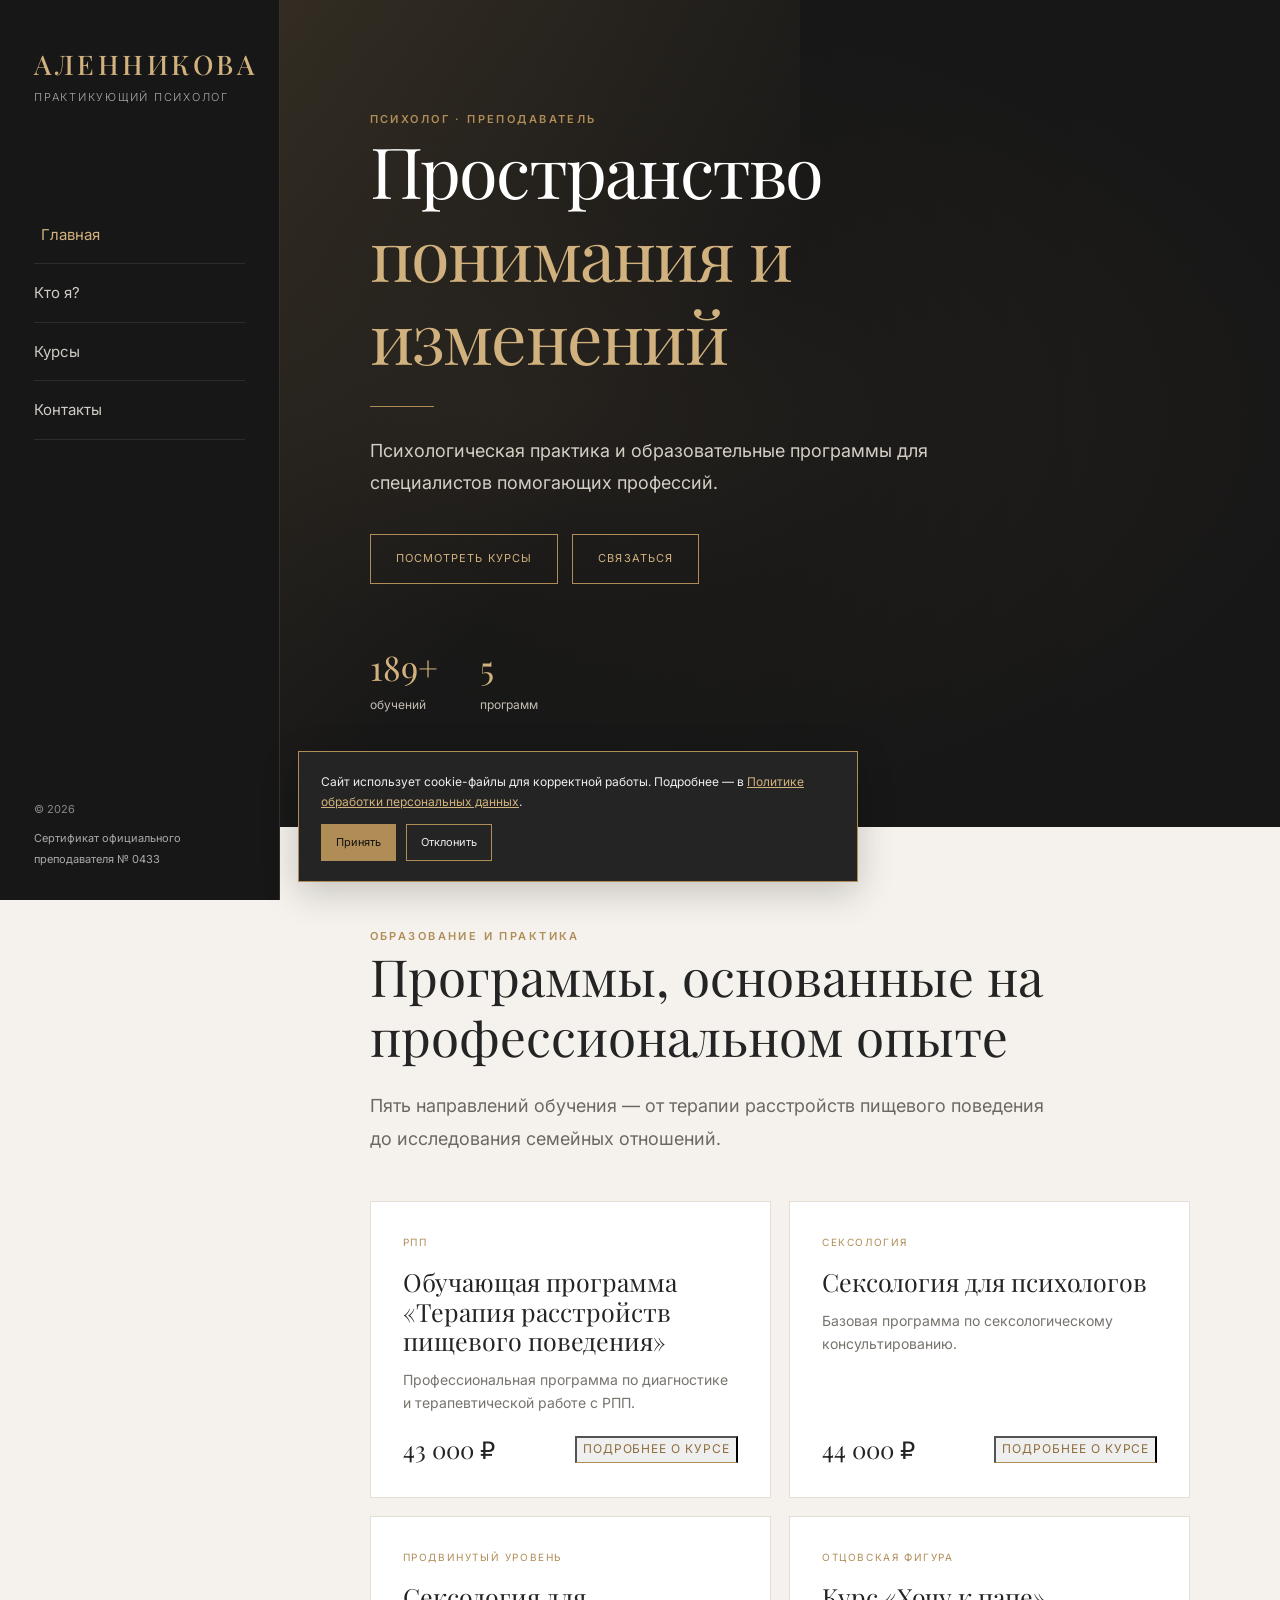
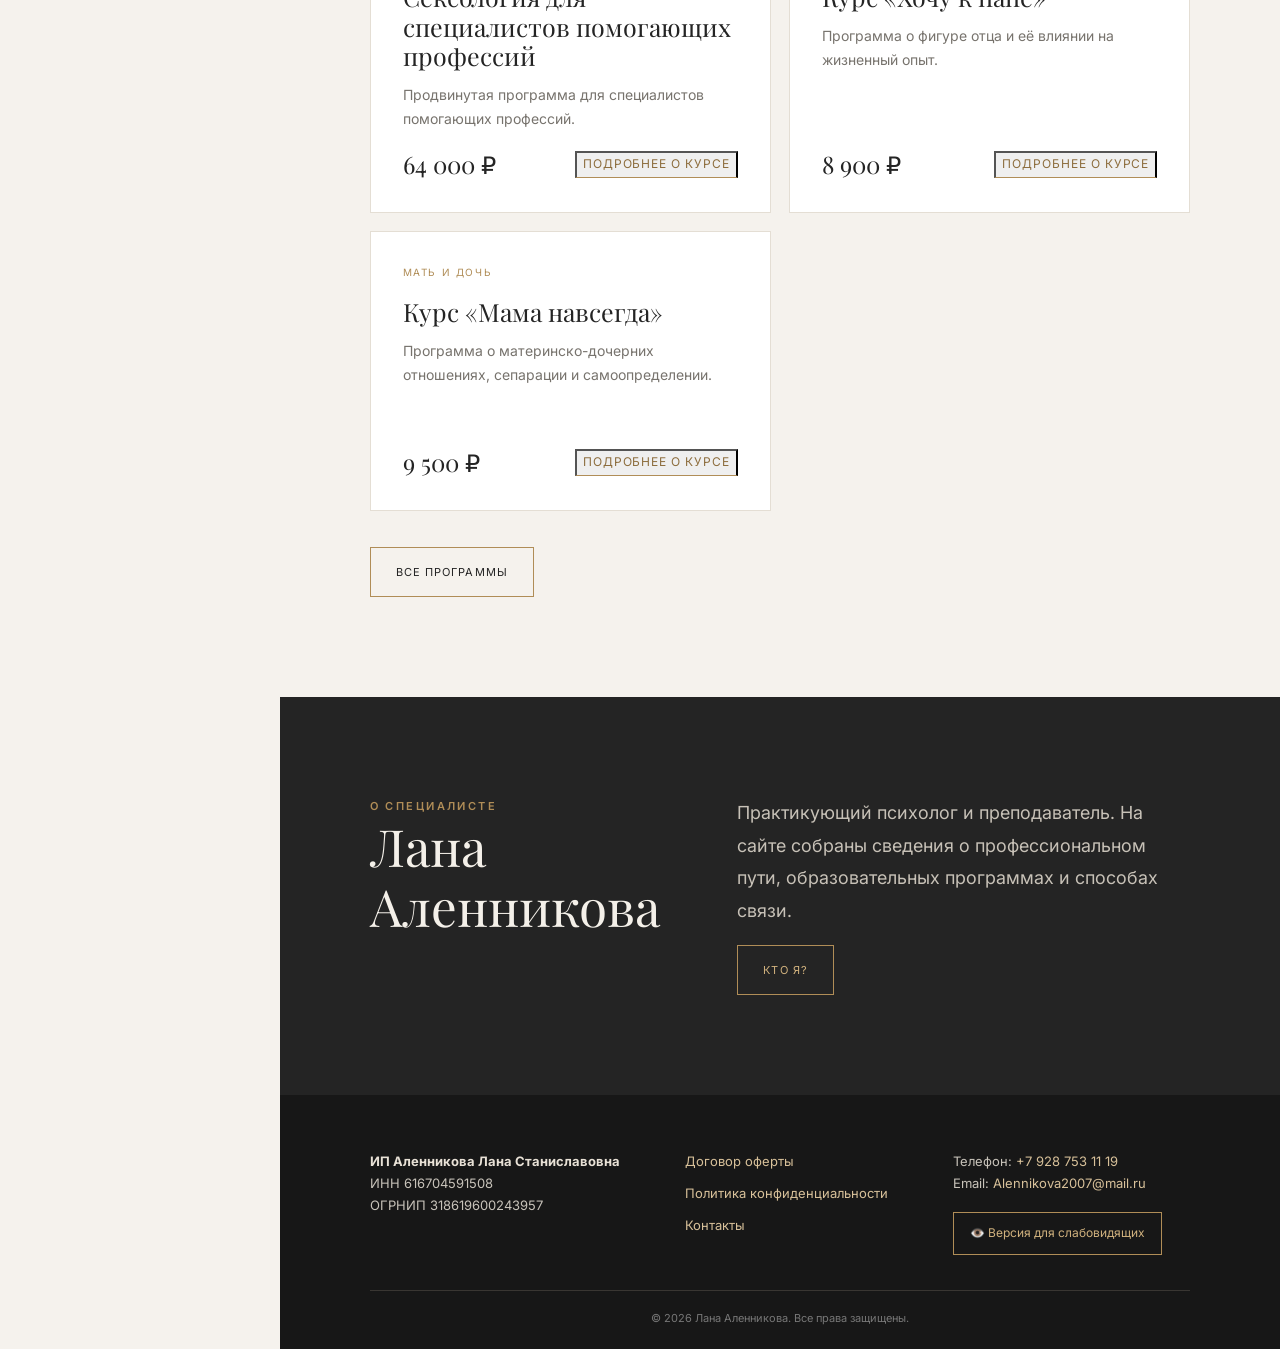
<file: psychology61/index.html>
<!DOCTYPE html>
<html lang="ru">
<head>
<meta charset="UTF-8">
<meta name="viewport" content="width=device-width, initial-scale=1.0">
<meta name="theme-color" content="#171717">
<title>Лана Аленникова — психолог и автор образовательных программ</title>
<meta name="description" content="Психолог Лана Аленникова. Профессиональные программы по психологии, РПП и сексологии.">
<link rel="preconnect" href="https://fonts.googleapis.com">
<link rel="preconnect" href="https://fonts.gstatic.com" crossorigin>
<link href="https://fonts.googleapis.com/css2?family=Playfair+Display:wght@400;500;600&family=Inter:wght@300;400;500;600&display=swap" rel="stylesheet">
<link rel="stylesheet" href="css/style.css">
</head>
<body>

<button class="menu-toggle" id="menuToggle" aria-expanded="false" aria-controls="sidebar">☰ Меню</button>
<div class="sidebar" id="sidebar">
  <a class="sidebar-logo" href="index.html">АЛЕННИКОВА<span>практикующий психолог</span></a>
  <nav class="menu" aria-label="Основная навигация">
    <a href="index.html">Главная</a>
    <a href="about.html">Кто я?</a>
    <a href="courses.html">Курсы</a>
    <a href="contacts.html">Контакты</a>
  </nav>
  <div class="sidebar-footer">© 2026<br><span>Сертификат официального преподавателя № 0433</span></div>
</div>
<div class="main">

<section class="hero"><div class="hero-inner"><div class="eyebrow">Психолог · преподаватель</div><h1>Пространство<br><em>понимания и изменений</em></h1><div class="gold-rule"></div><p class="lead">Психологическая практика и образовательные программы для специалистов помогающих профессий.</p><div class="hero-actions"><a class="btn btn-dark" href="courses.html">Посмотреть курсы</a><a class="btn btn-dark" href="contacts.html">Связаться</a></div><div class="stats"><div class="stat"><strong>189+</strong><span>обучений</span></div><div class="stat"><strong>5</strong><span>программ</span></div></div></div></section>
<section class="section section-light"><div class="section-heading"><div class="eyebrow">Образование и практика</div><h2>Программы, основанные на профессиональном опыте</h2><p class="lead">Пять направлений обучения — от терапии расстройств пищевого поведения до исследования семейных отношений.</p></div><div class="cards"><article class="course-card"><span class="course-tag">РПП</span><h3>Обучающая программа «Терапия расстройств пищевого поведения»</h3><p>Профессиональная программа по диагностике и терапевтической работе с РПП.</p><div class="course-bottom"><span class="price">43 000 ₽</span><button class="text-link" onclick="openModal('rpp')">Подробнее о курсе</button></div></article><article class="course-card"><span class="course-tag">Сексология</span><h3>Сексология для психологов</h3><p>Базовая программа по сексологическому консультированию.</p><div class="course-bottom"><span class="price">44 000 ₽</span><button class="text-link" onclick="openModal('sexology-basic')">Подробнее о курсе</button></div></article><article class="course-card"><span class="course-tag">Продвинутый уровень</span><h3>Сексология для специалистов помогающих профессий</h3><p>Продвинутая программа для специалистов помогающих профессий.</p><div class="course-bottom"><span class="price">64 000 ₽</span><button class="text-link" onclick="openModal('sexology-advanced')">Подробнее о курсе</button></div></article><article class="course-card"><span class="course-tag">Отцовская фигура</span><h3>Курс «Хочу к папе»</h3><p>Программа о фигуре отца и её влиянии на жизненный опыт.</p><div class="course-bottom"><span class="price">8 900 ₽</span><button class="text-link" onclick="openModal('father')">Подробнее о курсе</button></div></article><article class="course-card"><span class="course-tag">Мать и дочь</span><h3>Курс «Мама навсегда»</h3><p>Программа о материнско-дочерних отношениях, сепарации и самоопределении.</p><div class="course-bottom"><span class="price">9 500 ₽</span><button class="text-link" onclick="openModal('mother')">Подробнее о курсе</button></div></article></div><div style="margin-top:36px"><a class="btn" href="courses.html">Все программы</a></div></section>
<section class="section section-dark"><div class="about-split"><div><div class="eyebrow">О специалисте</div><h2>Лана Аленникова</h2></div><div><p class="lead">Практикующий психолог и преподаватель. На сайте собраны сведения о профессиональном пути, образовательных программах и способах связи.</p><a class="btn btn-dark" href="about.html">Кто я?</a></div></div></section>
<div class="modal-overlay" id="modal-rpp"><div class="modal-window" role="dialog" aria-modal="true" aria-label="Обучающая программа «Терапия расстройств пищевого поведения»">
<button class="modal-close" type="button" onclick="closeModal('rpp')" aria-label="Закрыть">×</button>
<h2>Обучающая программа «Терапия расстройств пищевого поведения»</h2><h4>Программа</h4><ul><li>Встречи 1–2: классификация и диагностика РПП; виды пищевой зависимости.</li><li>Встречи 3–4: портрет личности с РПП; семейная система и РПП.</li><li>Встречи 5–6: образ тела; нарушения и методы коррекции.</li><li>Встреча 7: сложности в работе с РПП; перенос и контрперенос.</li><li>Встреча 8: разбор случаев; супервизия.</li></ul><h4>Формат</h4><p>2 месяца, 8 встреч. В переписке указаны встречи по пятницам 18:30–21:00; записи доступны. Документ: свидетельство о повышении квалификации.</p>
<div class="modal-price">43 000 ₽</div><div class="modal-buttons"><a class="btn" href="tel:+79287531119">Позвонить</a><a class="btn" href="contacts.html">Контакты</a></div></div></div><div class="modal-overlay" id="modal-sexology-basic"><div class="modal-window" role="dialog" aria-modal="true" aria-label="Сексология для психологов">
<button class="modal-close" type="button" onclick="closeModal('sexology-basic')" aria-label="Закрыть">×</button>
<h2>Сексология для психологов</h2><h4>Программа</h4><ul><li>Сексология как наука: биологические, социальные, поведенческие и культурные аспекты.</li><li>Физиология женская и мужская.</li><li>Развитие сексуальности на разных этапах жизни.</li><li>Нарушения психосексуального развития и их коррекция.</li><li>Сексуальные дисфункции: психотерапия мужских и женских нарушений.</li><li>Особенности работы с сексуальной травмой.</li><li>Сексуальное поведение: норма и патология.</li><li>Супружеская секс-терапия; основные запросы пар.</li></ul><h4>Формат</h4><p>2 месяца, 8 встреч. Онлайн, Zoom; в переписке указано 2 раза в неделю (ср/пт) 18:30–21:00. Записи доступны 2 дня. Документ: свидетельство ОППЛ.</p>
<div class="modal-price">44 000 ₽</div><div class="modal-buttons"><a class="btn" href="tel:+79287531119">Позвонить</a><a class="btn" href="contacts.html">Контакты</a></div></div></div><div class="modal-overlay" id="modal-sexology-advanced"><div class="modal-window" role="dialog" aria-modal="true" aria-label="Сексология для специалистов помогающих профессий">
<button class="modal-close" type="button" onclick="closeModal('sexology-advanced')" aria-label="Закрыть">×</button>
<h2>Сексология для специалистов помогающих профессий</h2><h4>Программа</h4><ul><li>Работа с сексуальной травмой.</li><li>Девиантное сексуальное поведение и возможности психологической помощи.</li><li>Психологическое консультирование в сексологии.</li><li>Супружеская секс-терапия: сексуальные дисгамии и общая схема терапии.</li><li>Разбор сложных случаев из практики.</li></ul><h4>Формат</h4><p>3 месяца, 12 встреч. Интерактивное взаимодействие в Zoom. Документ: свидетельство ОППЛ.</p>
<div class="modal-price">64 000 ₽</div><div class="modal-buttons"><a class="btn" href="tel:+79287531119">Позвонить</a><a class="btn" href="contacts.html">Контакты</a></div></div></div><div class="modal-overlay" id="modal-father"><div class="modal-window" role="dialog" aria-modal="true" aria-label="Курс «Хочу к папе»">
<button class="modal-close" type="button" onclick="closeModal('father')" aria-label="Закрыть">×</button>
<h2>Курс «Хочу к папе»</h2><h4>Программа</h4><ul><li>Модуль 1: что значит быть дочерью своего отца; плохие и хорошие девочки.</li><li>Модуль 2: дочь своего отца и её сексуальность; отношения с материнской и отцовской фигурами.</li><li>Модуль 3: обида, злость и разные варианты сепарации.</li><li>Модуль 4: самостоятельность и целостность; примирение с отцом и отпускание ожиданий.</li></ul><h4>Формат</h4><p>4 модуля, онлайн. Запись доступна в течение месяца. Предусмотрены домашние задания.</p>
<div class="modal-price">8 900 ₽</div><div class="modal-buttons"><a class="btn" href="tel:+79287531119">Позвонить</a><a class="btn" href="contacts.html">Контакты</a></div></div></div><div class="modal-overlay" id="modal-mother"><div class="modal-window" role="dialog" aria-modal="true" aria-label="Курс «Мама навсегда»">
<button class="modal-close" type="button" onclick="closeModal('mother')" aria-label="Закрыть">×</button>
<h2>Курс «Мама навсегда»</h2><h4>Программа</h4><ul><li>Мама-навсегда: приглашение в жизнь, питающий симбиоз, ранняя привязанность.</li><li>Патологический симбиоз.</li><li>Типы материнского поведения: нарциссическая, экстремальная мать, инверсия роли и другие темы.</li><li>Дочь становится женщиной; сепарация и переход в новый статус.</li><li>Физическое и психическое старение матери; изменение ролей.</li><li>Тема утраты матери.</li><li>Реабилитация матери и обретение внутренней матери.</li><li>Жизнь, свободная от тяжёлого влияния прошлого.</li></ul><h4>Формат</h4><p>В переписке указаны 8 пунктов программы; формат описан как 6 встреч (теория и практика) плюс домашние задания. Запись доступна в течение месяца.</p>
<div class="modal-price">9 500 ₽</div><div class="modal-buttons"><a class="btn" href="tel:+79287531119">Позвонить</a><a class="btn" href="contacts.html">Контакты</a></div></div></div>

</div>

<footer class="site-footer">
  <div class="footer-grid">
    <div><strong>ИП Аленникова Лана Станиславовна</strong><br>ИНН 616704591508<br>ОГРНИП 318619600243957</div>
    <div class="footer-links"><a href="offer.html">Договор оферты</a><a href="privacy.html">Политика конфиденциальности</a><a href="contacts.html">Контакты</a></div>
    <div>Телефон: <a href="tel:+79287531119">+7 928 753 11 19</a><br>Email: <a href="mailto:Alennikova2007@mail.ru">Alennikova2007@mail.ru</a><br><button class="vision-btn" id="visionToggle" type="button">👁️ Версия для слабовидящих</button></div>
  </div>
  <div class="copyright">© 2026 Лана Аленникова. Все права защищены.</div>
</footer>
<div class="cookie-note" id="cookieNote"><p>Сайт использует cookie-файлы для корректной работы. Подробнее — в <a href="privacy.html">Политике обработки персональных данных</a>.</p><div class="cookie-actions"><button data-cookie-choice="accepted">Принять</button><button data-cookie-choice="declined">Отклонить</button></div></div>
<script src="js/main.js"></script></body></html>
</file>
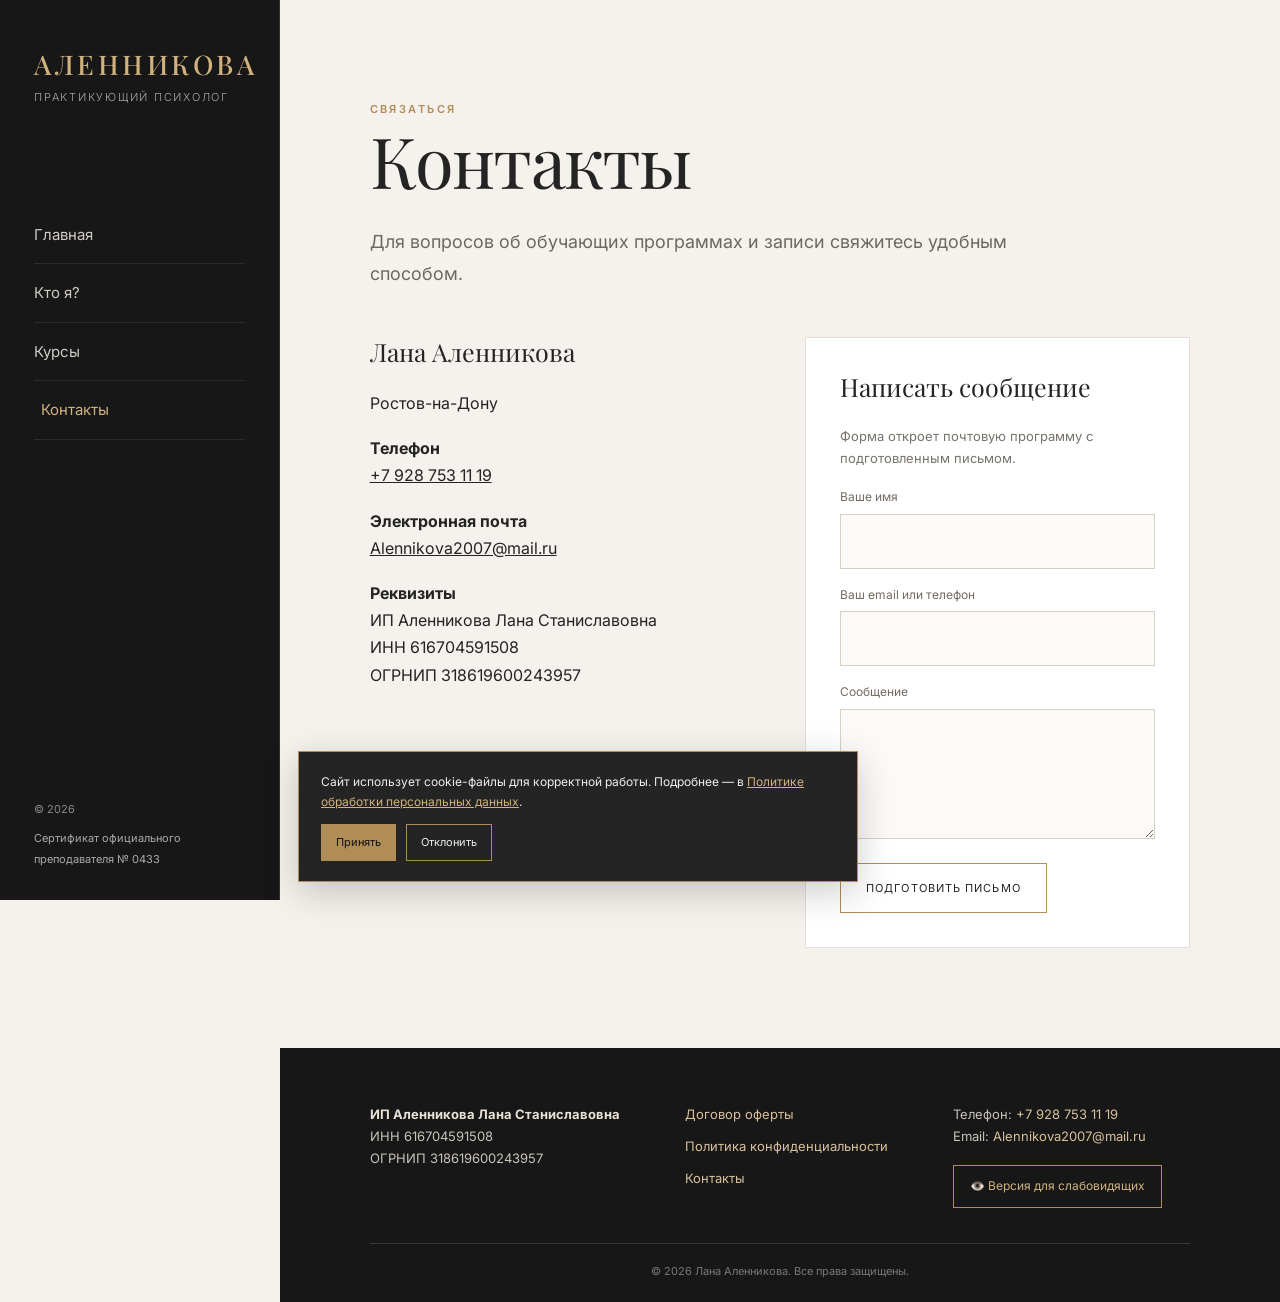
<file: psychology61/contacts.html>
<!DOCTYPE html>
<html lang="ru">
<head>
<meta charset="UTF-8">
<meta name="viewport" content="width=device-width, initial-scale=1.0">
<meta name="theme-color" content="#171717">
<title>Контакты — Лана Аленникова</title>
<meta name="description" content="Контактная информация психолога Ланы Аленниковой.">
<link rel="preconnect" href="https://fonts.googleapis.com">
<link rel="preconnect" href="https://fonts.gstatic.com" crossorigin>
<link href="https://fonts.googleapis.com/css2?family=Playfair+Display:wght@400;500;600&family=Inter:wght@300;400;500;600&display=swap" rel="stylesheet">
<link rel="stylesheet" href="css/style.css">
</head>
<body>

<button class="menu-toggle" id="menuToggle" aria-expanded="false" aria-controls="sidebar">☰ Меню</button>
<div class="sidebar" id="sidebar">
  <a class="sidebar-logo" href="index.html">АЛЕННИКОВА<span>практикующий психолог</span></a>
  <nav class="menu" aria-label="Основная навигация">
    <a href="index.html">Главная</a>
    <a href="about.html">Кто я?</a>
    <a href="courses.html">Курсы</a>
    <a href="contacts.html">Контакты</a>
  </nav>
  <div class="sidebar-footer">© 2026<br><span>Сертификат официального преподавателя № 0433</span></div>
</div>
<div class="main">

<section class="section section-light"><div class="section-heading"><div class="eyebrow">Связаться</div><h1>Контакты</h1><p class="lead">Для вопросов об обучающих программах и записи свяжитесь удобным способом.</p></div>
<div class="contact-layout"><div><h3>Лана Аленникова</h3><p>Ростов-на-Дону</p><p><strong>Телефон</strong><br><a href="tel:+79287531119">+7 928 753 11 19</a></p><p><strong>Электронная почта</strong><br><a href="mailto:Alennikova2007@mail.ru">Alennikova2007@mail.ru</a></p><p><strong>Реквизиты</strong><br>ИП Аленникова Лана Станиславовна<br>ИНН 616704591508<br>ОГРНИП 318619600243957</p></div>
<div class="contact-panel"><h3>Написать сообщение</h3><p class="text-small">Форма откроет почтовую программу с подготовленным письмом.</p><form id="contactForm"><div class="form-row"><label for="name">Ваше имя</label><input id="name" name="name" required></div><div class="form-row"><label for="email">Ваш email или телефон</label><input id="email" name="email" required></div><div class="form-row"><label for="message">Сообщение</label><textarea id="message" name="message" required></textarea></div><button class="btn" type="submit">Подготовить письмо</button></form></div></div></section>
<script>
document.addEventListener('DOMContentLoaded',()=>{const f=document.getElementById('contactForm');if(f)f.addEventListener('submit',e=>{e.preventDefault();const d=new FormData(f);const subject=encodeURIComponent('Сообщение с сайта psychology61.ru');const body=encodeURIComponent('Имя: '+d.get('name')+'\nКонтакт: '+d.get('email')+'\n\n'+d.get('message'));location.href='mailto:Alennikova2007@mail.ru?subject='+subject+'&body='+body;});});
</script>

</div>

<footer class="site-footer">
  <div class="footer-grid">
    <div><strong>ИП Аленникова Лана Станиславовна</strong><br>ИНН 616704591508<br>ОГРНИП 318619600243957</div>
    <div class="footer-links"><a href="offer.html">Договор оферты</a><a href="privacy.html">Политика конфиденциальности</a><a href="contacts.html">Контакты</a></div>
    <div>Телефон: <a href="tel:+79287531119">+7 928 753 11 19</a><br>Email: <a href="mailto:Alennikova2007@mail.ru">Alennikova2007@mail.ru</a><br><button class="vision-btn" id="visionToggle" type="button">👁️ Версия для слабовидящих</button></div>
  </div>
  <div class="copyright">© 2026 Лана Аленникова. Все права защищены.</div>
</footer>
<div class="cookie-note" id="cookieNote"><p>Сайт использует cookie-файлы для корректной работы. Подробнее — в <a href="privacy.html">Политике обработки персональных данных</a>.</p><div class="cookie-actions"><button data-cookie-choice="accepted">Принять</button><button data-cookie-choice="declined">Отклонить</button></div></div>
<script src="js/main.js"></script></body></html>
</file>
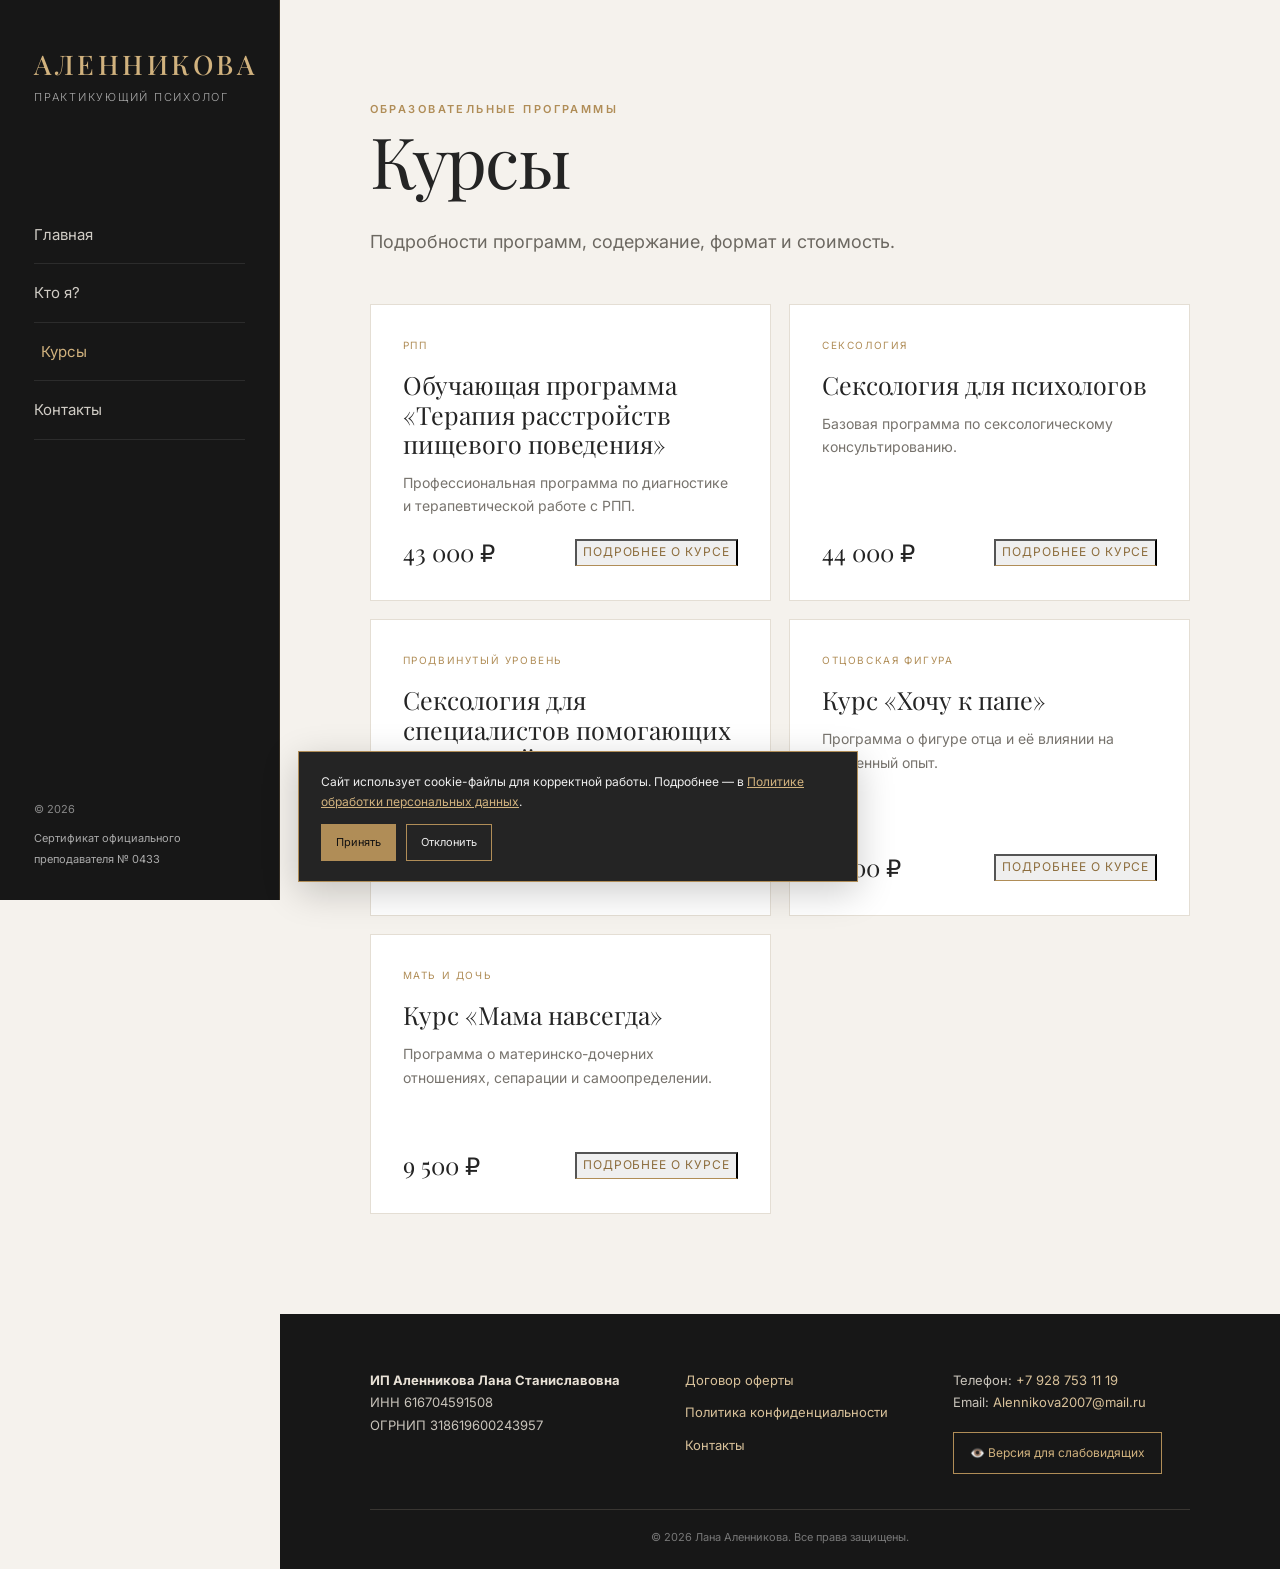
<file: psychology61/courses.html>
<!DOCTYPE html>
<html lang="ru">
<head>
<meta charset="UTF-8">
<meta name="viewport" content="width=device-width, initial-scale=1.0">
<meta name="theme-color" content="#171717">
<title>Курсы — Лана Аленникова</title>
<meta name="description" content="Образовательные программы Ланы Аленниковой: РПП, сексология, «Хочу к папе», «Мама навсегда».">
<link rel="preconnect" href="https://fonts.googleapis.com">
<link rel="preconnect" href="https://fonts.gstatic.com" crossorigin>
<link href="https://fonts.googleapis.com/css2?family=Playfair+Display:wght@400;500;600&family=Inter:wght@300;400;500;600&display=swap" rel="stylesheet">
<link rel="stylesheet" href="css/style.css">
</head>
<body>

<button class="menu-toggle" id="menuToggle" aria-expanded="false" aria-controls="sidebar">☰ Меню</button>
<div class="sidebar" id="sidebar">
  <a class="sidebar-logo" href="index.html">АЛЕННИКОВА<span>практикующий психолог</span></a>
  <nav class="menu" aria-label="Основная навигация">
    <a href="index.html">Главная</a>
    <a href="about.html">Кто я?</a>
    <a href="courses.html">Курсы</a>
    <a href="contacts.html">Контакты</a>
  </nav>
  <div class="sidebar-footer">© 2026<br><span>Сертификат официального преподавателя № 0433</span></div>
</div>
<div class="main">

<section class="section section-light"><div class="section-heading"><div class="eyebrow">Образовательные программы</div><h1>Курсы</h1><p class="lead">Подробности программ, содержание, формат и стоимость.</p></div><div class="cards"><article class="course-card"><span class="course-tag">РПП</span><h3>Обучающая программа «Терапия расстройств пищевого поведения»</h3><p>Профессиональная программа по диагностике и терапевтической работе с РПП.</p><div class="course-bottom"><span class="price">43 000 ₽</span><button class="text-link" onclick="openModal('rpp')">Подробнее о курсе</button></div></article><article class="course-card"><span class="course-tag">Сексология</span><h3>Сексология для психологов</h3><p>Базовая программа по сексологическому консультированию.</p><div class="course-bottom"><span class="price">44 000 ₽</span><button class="text-link" onclick="openModal('sexology-basic')">Подробнее о курсе</button></div></article><article class="course-card"><span class="course-tag">Продвинутый уровень</span><h3>Сексология для специалистов помогающих профессий</h3><p>Продвинутая программа для специалистов помогающих профессий.</p><div class="course-bottom"><span class="price">64 000 ₽</span><button class="text-link" onclick="openModal('sexology-advanced')">Подробнее о курсе</button></div></article><article class="course-card"><span class="course-tag">Отцовская фигура</span><h3>Курс «Хочу к папе»</h3><p>Программа о фигуре отца и её влиянии на жизненный опыт.</p><div class="course-bottom"><span class="price">8 900 ₽</span><button class="text-link" onclick="openModal('father')">Подробнее о курсе</button></div></article><article class="course-card"><span class="course-tag">Мать и дочь</span><h3>Курс «Мама навсегда»</h3><p>Программа о материнско-дочерних отношениях, сепарации и самоопределении.</p><div class="course-bottom"><span class="price">9 500 ₽</span><button class="text-link" onclick="openModal('mother')">Подробнее о курсе</button></div></article></div></section>
<div class="modal-overlay" id="modal-rpp"><div class="modal-window" role="dialog" aria-modal="true" aria-label="Обучающая программа «Терапия расстройств пищевого поведения»">
<button class="modal-close" type="button" onclick="closeModal('rpp')" aria-label="Закрыть">×</button>
<h2>Обучающая программа «Терапия расстройств пищевого поведения»</h2><h4>Программа</h4><ul><li>Встречи 1–2: классификация и диагностика РПП; виды пищевой зависимости.</li><li>Встречи 3–4: портрет личности с РПП; семейная система и РПП.</li><li>Встречи 5–6: образ тела; нарушения и методы коррекции.</li><li>Встреча 7: сложности в работе с РПП; перенос и контрперенос.</li><li>Встреча 8: разбор случаев; супервизия.</li></ul><h4>Формат</h4><p>2 месяца, 8 встреч. В переписке указаны встречи по пятницам 18:30–21:00; записи доступны. Документ: свидетельство о повышении квалификации.</p>
<div class="modal-price">43 000 ₽</div><div class="modal-buttons"><a class="btn" href="tel:+79287531119">Позвонить</a><a class="btn" href="contacts.html">Контакты</a></div></div></div><div class="modal-overlay" id="modal-sexology-basic"><div class="modal-window" role="dialog" aria-modal="true" aria-label="Сексология для психологов">
<button class="modal-close" type="button" onclick="closeModal('sexology-basic')" aria-label="Закрыть">×</button>
<h2>Сексология для психологов</h2><h4>Программа</h4><ul><li>Сексология как наука: биологические, социальные, поведенческие и культурные аспекты.</li><li>Физиология женская и мужская.</li><li>Развитие сексуальности на разных этапах жизни.</li><li>Нарушения психосексуального развития и их коррекция.</li><li>Сексуальные дисфункции: психотерапия мужских и женских нарушений.</li><li>Особенности работы с сексуальной травмой.</li><li>Сексуальное поведение: норма и патология.</li><li>Супружеская секс-терапия; основные запросы пар.</li></ul><h4>Формат</h4><p>2 месяца, 8 встреч. Онлайн, Zoom; в переписке указано 2 раза в неделю (ср/пт) 18:30–21:00. Записи доступны 2 дня. Документ: свидетельство ОППЛ.</p>
<div class="modal-price">44 000 ₽</div><div class="modal-buttons"><a class="btn" href="tel:+79287531119">Позвонить</a><a class="btn" href="contacts.html">Контакты</a></div></div></div><div class="modal-overlay" id="modal-sexology-advanced"><div class="modal-window" role="dialog" aria-modal="true" aria-label="Сексология для специалистов помогающих профессий">
<button class="modal-close" type="button" onclick="closeModal('sexology-advanced')" aria-label="Закрыть">×</button>
<h2>Сексология для специалистов помогающих профессий</h2><h4>Программа</h4><ul><li>Работа с сексуальной травмой.</li><li>Девиантное сексуальное поведение и возможности психологической помощи.</li><li>Психологическое консультирование в сексологии.</li><li>Супружеская секс-терапия: сексуальные дисгамии и общая схема терапии.</li><li>Разбор сложных случаев из практики.</li></ul><h4>Формат</h4><p>3 месяца, 12 встреч. Интерактивное взаимодействие в Zoom. Документ: свидетельство ОППЛ.</p>
<div class="modal-price">64 000 ₽</div><div class="modal-buttons"><a class="btn" href="tel:+79287531119">Позвонить</a><a class="btn" href="contacts.html">Контакты</a></div></div></div><div class="modal-overlay" id="modal-father"><div class="modal-window" role="dialog" aria-modal="true" aria-label="Курс «Хочу к папе»">
<button class="modal-close" type="button" onclick="closeModal('father')" aria-label="Закрыть">×</button>
<h2>Курс «Хочу к папе»</h2><h4>Программа</h4><ul><li>Модуль 1: что значит быть дочерью своего отца; плохие и хорошие девочки.</li><li>Модуль 2: дочь своего отца и её сексуальность; отношения с материнской и отцовской фигурами.</li><li>Модуль 3: обида, злость и разные варианты сепарации.</li><li>Модуль 4: самостоятельность и целостность; примирение с отцом и отпускание ожиданий.</li></ul><h4>Формат</h4><p>4 модуля, онлайн. Запись доступна в течение месяца. Предусмотрены домашние задания.</p>
<div class="modal-price">8 900 ₽</div><div class="modal-buttons"><a class="btn" href="tel:+79287531119">Позвонить</a><a class="btn" href="contacts.html">Контакты</a></div></div></div><div class="modal-overlay" id="modal-mother"><div class="modal-window" role="dialog" aria-modal="true" aria-label="Курс «Мама навсегда»">
<button class="modal-close" type="button" onclick="closeModal('mother')" aria-label="Закрыть">×</button>
<h2>Курс «Мама навсегда»</h2><h4>Программа</h4><ul><li>Мама-навсегда: приглашение в жизнь, питающий симбиоз, ранняя привязанность.</li><li>Патологический симбиоз.</li><li>Типы материнского поведения: нарциссическая, экстремальная мать, инверсия роли и другие темы.</li><li>Дочь становится женщиной; сепарация и переход в новый статус.</li><li>Физическое и психическое старение матери; изменение ролей.</li><li>Тема утраты матери.</li><li>Реабилитация матери и обретение внутренней матери.</li><li>Жизнь, свободная от тяжёлого влияния прошлого.</li></ul><h4>Формат</h4><p>В переписке указаны 8 пунктов программы; формат описан как 6 встреч (теория и практика) плюс домашние задания. Запись доступна в течение месяца.</p>
<div class="modal-price">9 500 ₽</div><div class="modal-buttons"><a class="btn" href="tel:+79287531119">Позвонить</a><a class="btn" href="contacts.html">Контакты</a></div></div></div>

</div>

<footer class="site-footer">
  <div class="footer-grid">
    <div><strong>ИП Аленникова Лана Станиславовна</strong><br>ИНН 616704591508<br>ОГРНИП 318619600243957</div>
    <div class="footer-links"><a href="offer.html">Договор оферты</a><a href="privacy.html">Политика конфиденциальности</a><a href="contacts.html">Контакты</a></div>
    <div>Телефон: <a href="tel:+79287531119">+7 928 753 11 19</a><br>Email: <a href="mailto:Alennikova2007@mail.ru">Alennikova2007@mail.ru</a><br><button class="vision-btn" id="visionToggle" type="button">👁️ Версия для слабовидящих</button></div>
  </div>
  <div class="copyright">© 2026 Лана Аленникова. Все права защищены.</div>
</footer>
<div class="cookie-note" id="cookieNote"><p>Сайт использует cookie-файлы для корректной работы. Подробнее — в <a href="privacy.html">Политике обработки персональных данных</a>.</p><div class="cookie-actions"><button data-cookie-choice="accepted">Принять</button><button data-cookie-choice="declined">Отклонить</button></div></div>
<script src="js/main.js"></script></body></html>
</file>
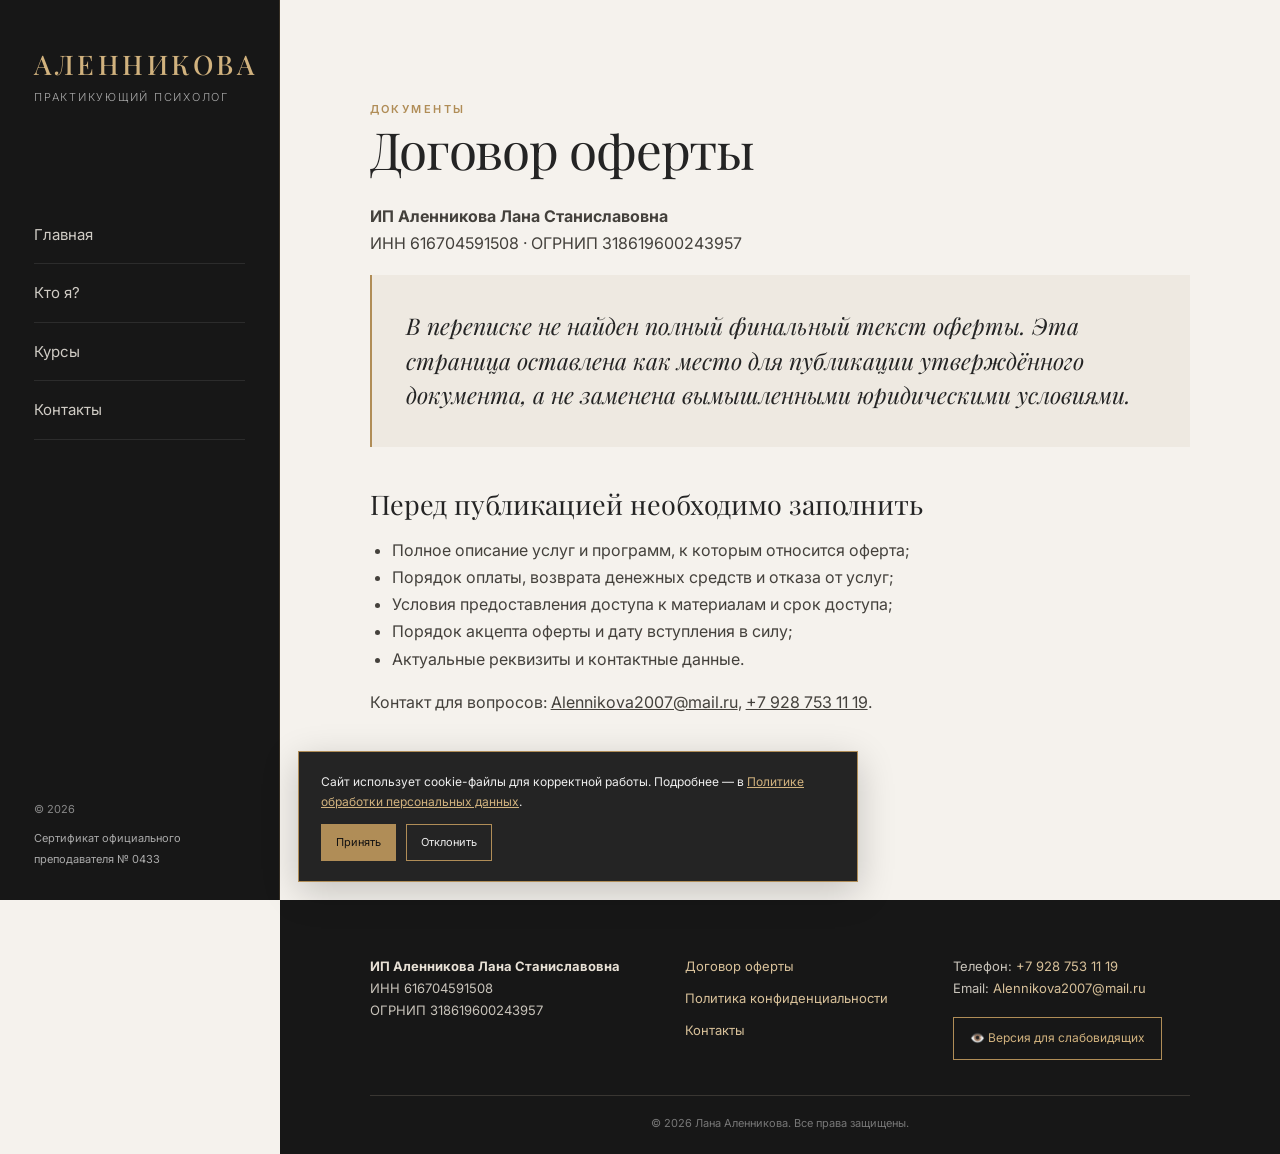
<file: psychology61/offer.html>
<!DOCTYPE html>
<html lang="ru">
<head>
<meta charset="UTF-8">
<meta name="viewport" content="width=device-width, initial-scale=1.0">
<meta name="theme-color" content="#171717">
<title>Договор оферты — Лана Аленникова</title>
<meta name="description" content="Договор оферты сайта psychology61.ru.">
<link rel="preconnect" href="https://fonts.googleapis.com">
<link rel="preconnect" href="https://fonts.gstatic.com" crossorigin>
<link href="https://fonts.googleapis.com/css2?family=Playfair+Display:wght@400;500;600&family=Inter:wght@300;400;500;600&display=swap" rel="stylesheet">
<link rel="stylesheet" href="css/style.css">
</head>
<body>

<button class="menu-toggle" id="menuToggle" aria-expanded="false" aria-controls="sidebar">☰ Меню</button>
<div class="sidebar" id="sidebar">
  <a class="sidebar-logo" href="index.html">АЛЕННИКОВА<span>практикующий психолог</span></a>
  <nav class="menu" aria-label="Основная навигация">
    <a href="index.html">Главная</a>
    <a href="about.html">Кто я?</a>
    <a href="courses.html">Курсы</a>
    <a href="contacts.html">Контакты</a>
  </nav>
  <div class="sidebar-footer">© 2026<br><span>Сертификат официального преподавателя № 0433</span></div>
</div>
<div class="main">

<section class="section section-light"><div class="document-container"><div class="eyebrow">Документы</div><h1>Договор оферты</h1><p><strong>ИП Аленникова Лана Станиславовна</strong><br>ИНН 616704591508 · ОГРНИП 318619600243957</p>
<div class="quote">В переписке не найден полный финальный текст оферты. Эта страница оставлена как место для публикации утверждённого документа, а не заменена вымышленными юридическими условиями.</div>
<h2>Перед публикацией необходимо заполнить</h2><ul><li>Полное описание услуг и программ, к которым относится оферта;</li><li>Порядок оплаты, возврата денежных средств и отказа от услуг;</li><li>Условия предоставления доступа к материалам и срок доступа;</li><li>Порядок акцепта оферты и дату вступления в силу;</li><li>Актуальные реквизиты и контактные данные.</li></ul>
<p>Контакт для вопросов: <a href="mailto:Alennikova2007@mail.ru">Alennikova2007@mail.ru</a>, <a href="tel:+79287531119">+7 928 753 11 19</a>.</p></div></section>
</div>

<footer class="site-footer">
  <div class="footer-grid">
    <div><strong>ИП Аленникова Лана Станиславовна</strong><br>ИНН 616704591508<br>ОГРНИП 318619600243957</div>
    <div class="footer-links"><a href="offer.html">Договор оферты</a><a href="privacy.html">Политика конфиденциальности</a><a href="contacts.html">Контакты</a></div>
    <div>Телефон: <a href="tel:+79287531119">+7 928 753 11 19</a><br>Email: <a href="mailto:Alennikova2007@mail.ru">Alennikova2007@mail.ru</a><br><button class="vision-btn" id="visionToggle" type="button">👁️ Версия для слабовидящих</button></div>
  </div>
  <div class="copyright">© 2026 Лана Аленникова. Все права защищены.</div>
</footer>
<div class="cookie-note" id="cookieNote"><p>Сайт использует cookie-файлы для корректной работы. Подробнее — в <a href="privacy.html">Политике обработки персональных данных</a>.</p><div class="cookie-actions"><button data-cookie-choice="accepted">Принять</button><button data-cookie-choice="declined">Отклонить</button></div></div>
<script src="js/main.js"></script></body></html>
</file>
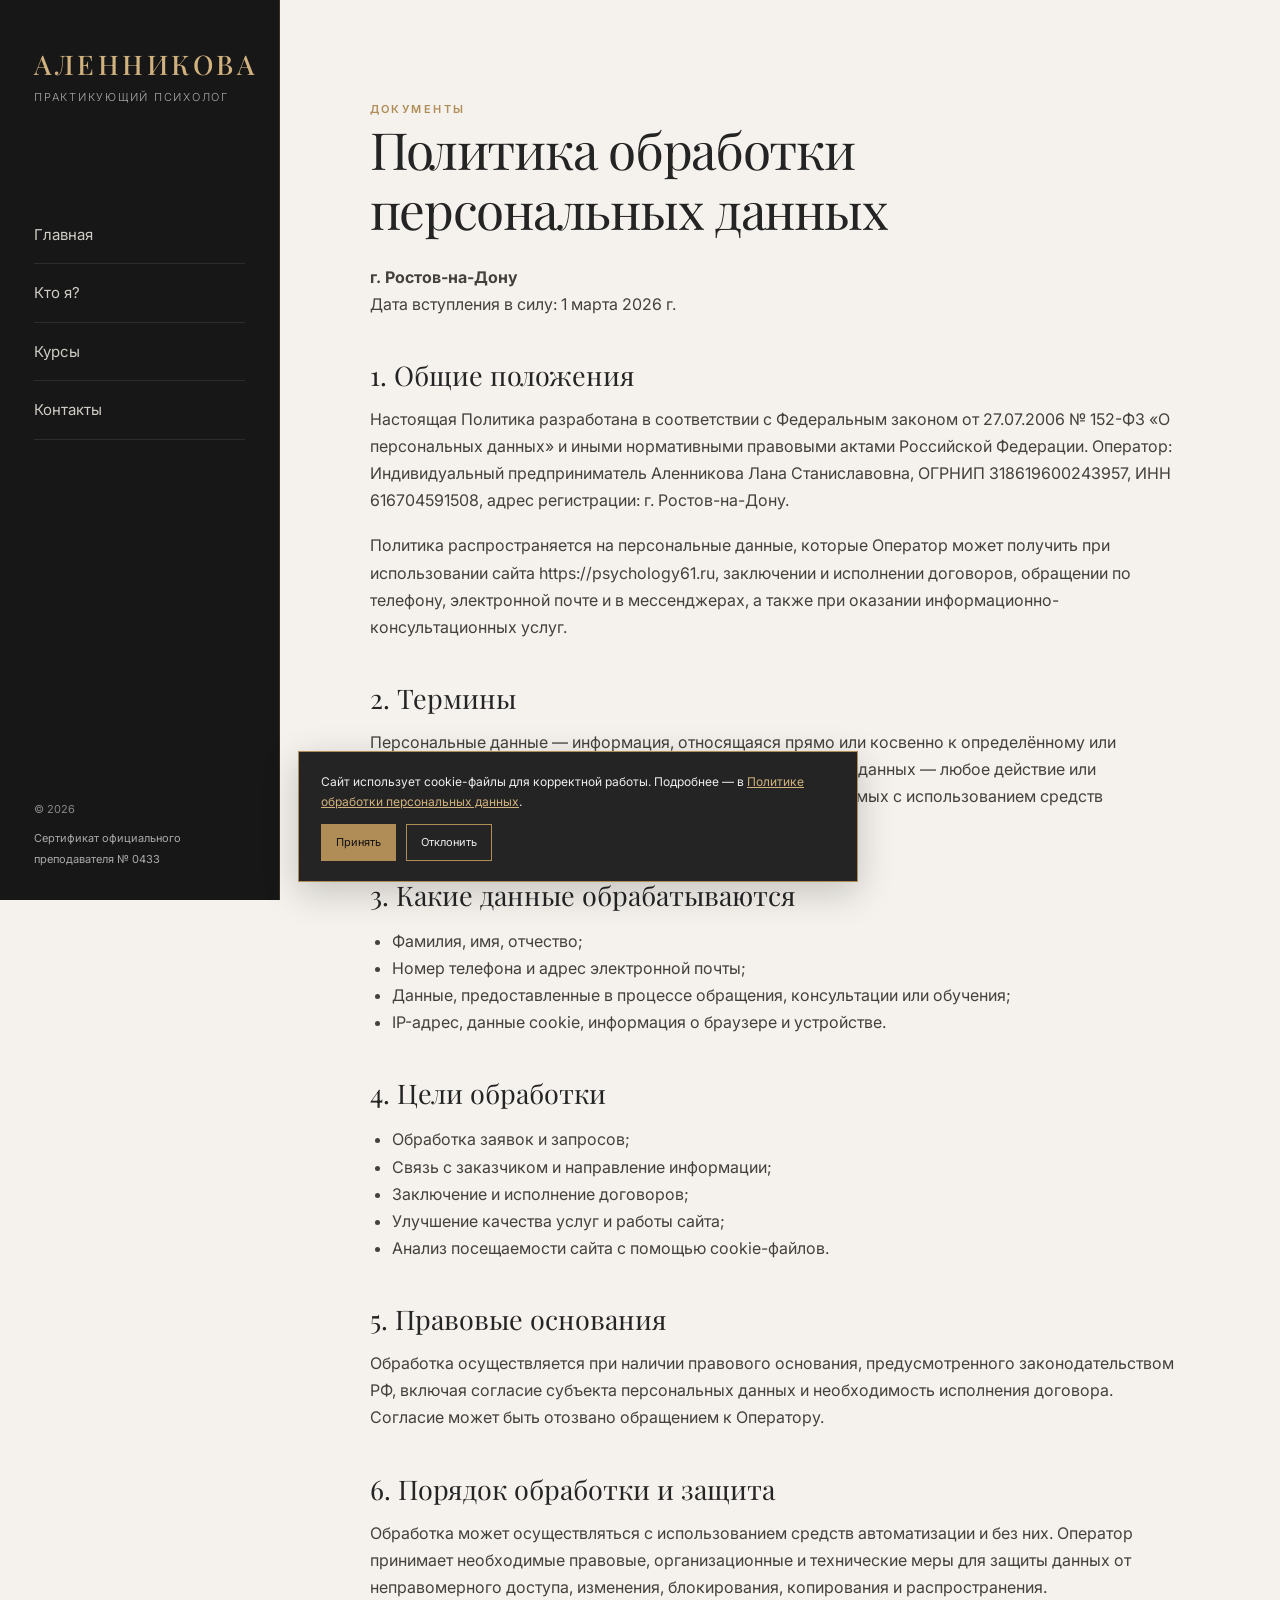
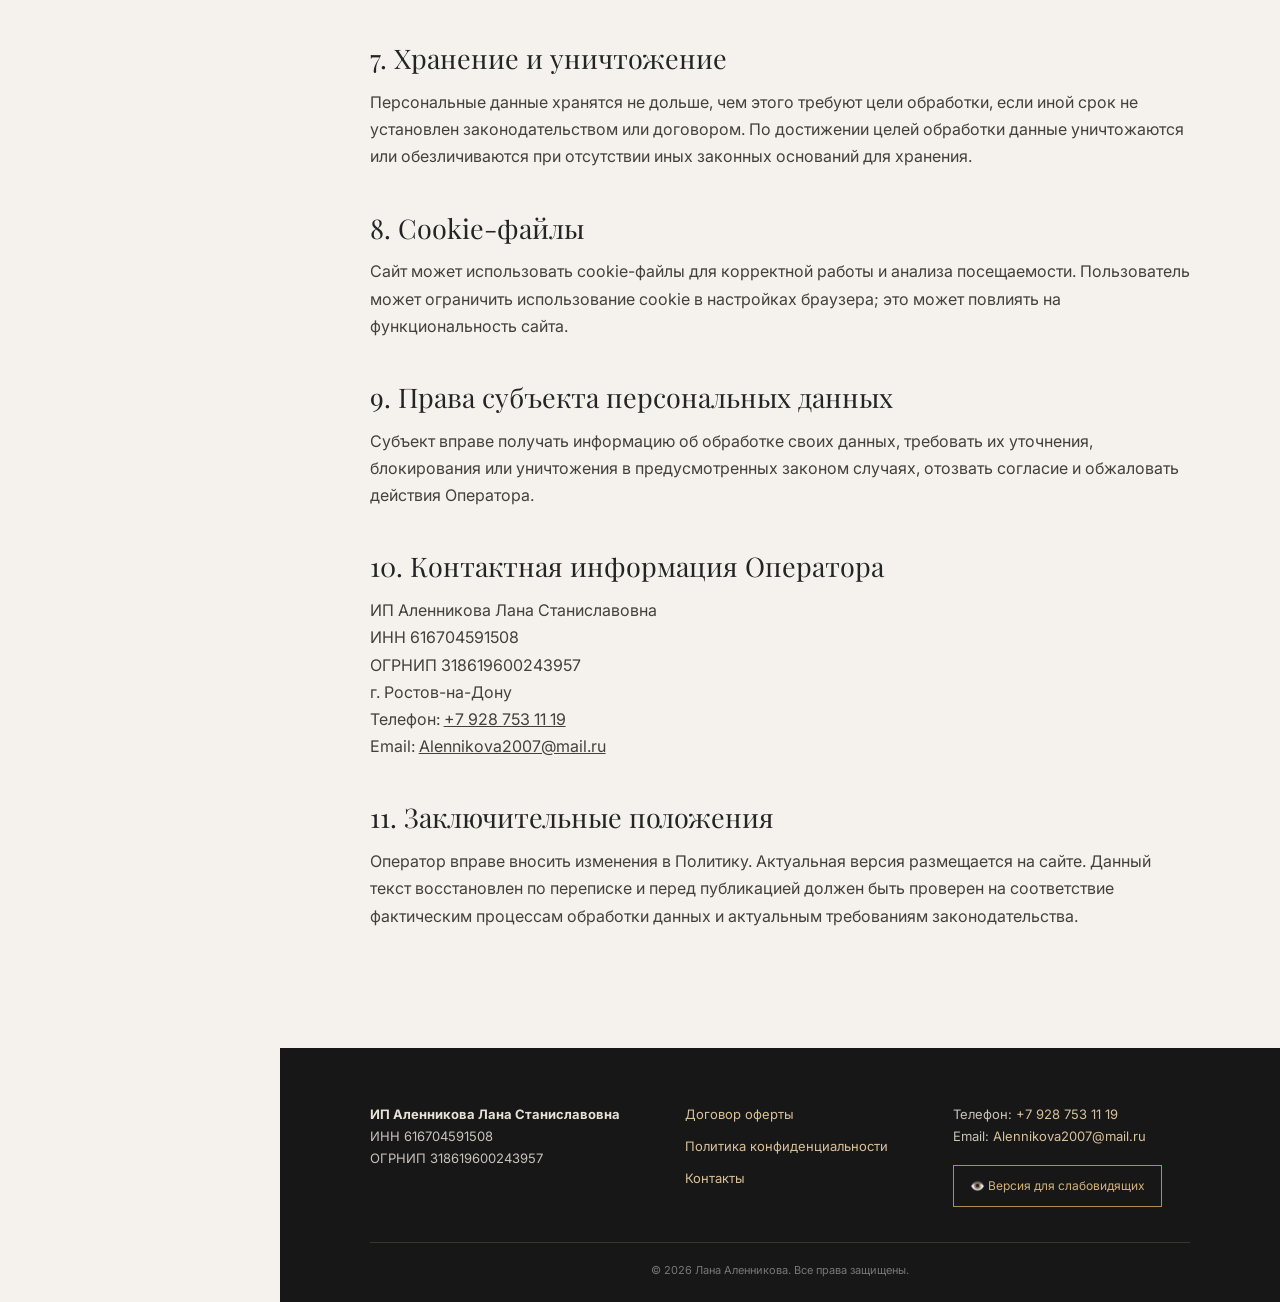
<file: psychology61/privacy.html>
<!DOCTYPE html>
<html lang="ru">
<head>
<meta charset="UTF-8">
<meta name="viewport" content="width=device-width, initial-scale=1.0">
<meta name="theme-color" content="#171717">
<title>Политика конфиденциальности — Лана Аленникова</title>
<meta name="description" content="Политика обработки персональных данных сайта psychology61.ru.">
<link rel="preconnect" href="https://fonts.googleapis.com">
<link rel="preconnect" href="https://fonts.gstatic.com" crossorigin>
<link href="https://fonts.googleapis.com/css2?family=Playfair+Display:wght@400;500;600&family=Inter:wght@300;400;500;600&display=swap" rel="stylesheet">
<link rel="stylesheet" href="css/style.css">
</head>
<body>

<button class="menu-toggle" id="menuToggle" aria-expanded="false" aria-controls="sidebar">☰ Меню</button>
<div class="sidebar" id="sidebar">
  <a class="sidebar-logo" href="index.html">АЛЕННИКОВА<span>практикующий психолог</span></a>
  <nav class="menu" aria-label="Основная навигация">
    <a href="index.html">Главная</a>
    <a href="about.html">Кто я?</a>
    <a href="courses.html">Курсы</a>
    <a href="contacts.html">Контакты</a>
  </nav>
  <div class="sidebar-footer">© 2026<br><span>Сертификат официального преподавателя № 0433</span></div>
</div>
<div class="main">

<section class="section section-light"><div class="document-container"><div class="eyebrow">Документы</div><h1>Политика обработки персональных данных</h1><p><strong>г. Ростов-на-Дону</strong><br>Дата вступления в силу: 1 марта 2026 г.</p>
<h2>1. Общие положения</h2><p>Настоящая Политика разработана в соответствии с Федеральным законом от 27.07.2006 № 152-ФЗ «О персональных данных» и иными нормативными правовыми актами Российской Федерации. Оператор: Индивидуальный предприниматель Аленникова Лана Станиславовна, ОГРНИП 318619600243957, ИНН 616704591508, адрес регистрации: г. Ростов-на-Дону.</p><p>Политика распространяется на персональные данные, которые Оператор может получить при использовании сайта https://psychology61.ru, заключении и исполнении договоров, обращении по телефону, электронной почте и в мессенджерах, а также при оказании информационно-консультационных услуг.</p>
<h2>2. Термины</h2><p>Персональные данные — информация, относящаяся прямо или косвенно к определённому или определяемому физическому лицу. Обработка персональных данных — любое действие или совокупность действий с персональными данными, совершаемых с использованием средств автоматизации или без них.</p>
<h2>3. Какие данные обрабатываются</h2><ul><li>Фамилия, имя, отчество;</li><li>Номер телефона и адрес электронной почты;</li><li>Данные, предоставленные в процессе обращения, консультации или обучения;</li><li>IP-адрес, данные cookie, информация о браузере и устройстве.</li></ul>
<h2>4. Цели обработки</h2><ul><li>Обработка заявок и запросов;</li><li>Связь с заказчиком и направление информации;</li><li>Заключение и исполнение договоров;</li><li>Улучшение качества услуг и работы сайта;</li><li>Анализ посещаемости сайта с помощью cookie-файлов.</li></ul>
<h2>5. Правовые основания</h2><p>Обработка осуществляется при наличии правового основания, предусмотренного законодательством РФ, включая согласие субъекта персональных данных и необходимость исполнения договора. Согласие может быть отозвано обращением к Оператору.</p>
<h2>6. Порядок обработки и защита</h2><p>Обработка может осуществляться с использованием средств автоматизации и без них. Оператор принимает необходимые правовые, организационные и технические меры для защиты данных от неправомерного доступа, изменения, блокирования, копирования и распространения.</p>
<h2>7. Хранение и уничтожение</h2><p>Персональные данные хранятся не дольше, чем этого требуют цели обработки, если иной срок не установлен законодательством или договором. По достижении целей обработки данные уничтожаются или обезличиваются при отсутствии иных законных оснований для хранения.</p>
<h2>8. Cookie-файлы</h2><p>Сайт может использовать cookie-файлы для корректной работы и анализа посещаемости. Пользователь может ограничить использование cookie в настройках браузера; это может повлиять на функциональность сайта.</p>
<h2>9. Права субъекта персональных данных</h2><p>Субъект вправе получать информацию об обработке своих данных, требовать их уточнения, блокирования или уничтожения в предусмотренных законом случаях, отозвать согласие и обжаловать действия Оператора.</p>
<h2>10. Контактная информация Оператора</h2><p>ИП Аленникова Лана Станиславовна<br>ИНН 616704591508<br>ОГРНИП 318619600243957<br>г. Ростов-на-Дону<br>Телефон: <a href="tel:+79287531119">+7 928 753 11 19</a><br>Email: <a href="mailto:Alennikova2007@mail.ru">Alennikova2007@mail.ru</a></p>
<h2>11. Заключительные положения</h2><p>Оператор вправе вносить изменения в Политику. Актуальная версия размещается на сайте. Данный текст восстановлен по переписке и перед публикацией должен быть проверен на соответствие фактическим процессам обработки данных и актуальным требованиям законодательства.</p>
</div></section>
</div>

<footer class="site-footer">
  <div class="footer-grid">
    <div><strong>ИП Аленникова Лана Станиславовна</strong><br>ИНН 616704591508<br>ОГРНИП 318619600243957</div>
    <div class="footer-links"><a href="offer.html">Договор оферты</a><a href="privacy.html">Политика конфиденциальности</a><a href="contacts.html">Контакты</a></div>
    <div>Телефон: <a href="tel:+79287531119">+7 928 753 11 19</a><br>Email: <a href="mailto:Alennikova2007@mail.ru">Alennikova2007@mail.ru</a><br><button class="vision-btn" id="visionToggle" type="button">👁️ Версия для слабовидящих</button></div>
  </div>
  <div class="copyright">© 2026 Лана Аленникова. Все права защищены.</div>
</footer>
<div class="cookie-note" id="cookieNote"><p>Сайт использует cookie-файлы для корректной работы. Подробнее — в <a href="privacy.html">Политике обработки персональных данных</a>.</p><div class="cookie-actions"><button data-cookie-choice="accepted">Принять</button><button data-cookie-choice="declined">Отклонить</button></div></div>
<script src="js/main.js"></script></body></html>
</file>
<file: psychology61/css/style.css>
:root{
 --black:#171717;--graphite:#242424;--graphite-2:#303030;--bronze:#b08d57;
 --bronze-light:#d1b27e;--paper:#f5f2ed;--white:#fff;--ink:#242424;
 --muted:#77736d;--line:rgba(176,141,87,.34);--serif:'Playfair Display',Georgia,serif;
 --sans:'Inter',Arial,sans-serif;--sidebar:280px;--ease:.35s ease
}
*{box-sizing:border-box}
html{scroll-behavior:smooth}
body{margin:0;background:var(--paper);color:var(--ink);font:400 16px/1.7 var(--sans);-webkit-font-smoothing:antialiased}
a{color:inherit}
button{font:inherit}
.sidebar{position:fixed;inset:0 auto 0 0;width:var(--sidebar);background:var(--black);color:#eee;z-index:100;display:flex;flex-direction:column;padding:48px 34px 30px;transition:transform var(--ease);border-right:1px solid rgba(176,141,87,.22)}
.sidebar-logo{text-decoration:none;color:var(--bronze-light);font:500 27px/1.2 var(--serif);letter-spacing:.13em}
.sidebar-logo span{display:block;margin-top:9px;color:#aaa;font:300 11px/1.5 var(--sans);letter-spacing:.16em;text-transform:uppercase}
.menu{display:flex;flex-direction:column;gap:0;margin-top:100px}
.menu a{padding:16px 0;text-decoration:none;color:#d0ccc5;font-size:15px;border-bottom:1px solid rgba(255,255,255,.09);transition:color var(--ease),padding var(--ease)}
.menu a:hover,.menu a[aria-current=page]{color:var(--bronze-light);padding-left:7px}
.sidebar-footer{margin-top:auto;color:#888;font-size:11px;line-height:1.9}
.sidebar-footer span{display:block;max-width:190px;margin-top:8px;color:#aaa}
.main{margin-left:var(--sidebar);min-height:100vh}
.menu-toggle{display:none}
.section{padding:100px clamp(28px,7vw,100px)}
.section-light{background:var(--paper)}
.section-dark{background:var(--graphite);color:#f4f0e9}
.eyebrow{color:var(--bronze);font-size:11px;letter-spacing:.22em;text-transform:uppercase;font-weight:600}
h1,h2,h3{font-family:var(--serif);font-weight:400;line-height:1.18;margin:0 0 24px}
h1{font-size:clamp(42px,5.5vw,76px);letter-spacing:-.025em}
h2{font-size:clamp(32px,4vw,52px)}
h3{font-size:25px}
p{margin:0 0 18px}
.lead{max-width:700px;color:#6c6861;font-size:18px;line-height:1.8}
.section-dark .lead{color:#c7c1b7}
.gold-rule{width:64px;height:1px;background:var(--bronze);margin:28px 0}
.btn{display:inline-flex;align-items:center;justify-content:center;min-height:50px;padding:12px 25px;border:1px solid var(--bronze);background:transparent;color:inherit;text-decoration:none;text-transform:uppercase;letter-spacing:.1em;font-size:11px;cursor:pointer;transition:background var(--ease),color var(--ease)}
.btn:hover{background:var(--bronze);color:#111}
.btn-dark{border-color:var(--bronze);color:var(--bronze-light)}
.btn-dark:hover{color:#111}
.hero{min-height:760px;display:flex;align-items:center;position:relative;overflow:hidden;background:linear-gradient(90deg,rgba(23,23,23,.94) 0%,rgba(23,23,23,.78) 52%,rgba(23,23,23,.28) 100%),radial-gradient(ellipse at 22% 50%,#69533a 0%,#29231d 36%,#171717 75%);color:#fff}
.hero:before{content:"";position:absolute;inset:0 48% 0 0;background:linear-gradient(130deg,rgba(176,141,87,.18),transparent 60%);pointer-events:none}
.hero-inner{position:relative;z-index:1;max-width:880px;padding:110px clamp(28px,7vw,100px)}
.hero h1{max-width:760px}
.hero h1 em{font-style:normal;color:var(--bronze-light)}
.hero .lead{color:#d4cec4;max-width:620px}
.hero-actions{display:flex;gap:14px;flex-wrap:wrap;margin-top:34px}
.stats{display:flex;gap:42px;flex-wrap:wrap;margin-top:60px}
.stat strong{display:block;color:var(--bronze-light);font:400 34px var(--serif)}
.stat span{font-size:12px;color:#c3bdb4}
.section-heading{max-width:760px;margin-bottom:46px}
.cards{display:grid;grid-template-columns:repeat(2,minmax(0,1fr));gap:18px}
.course-card{position:relative;padding:32px;background:#fff;border:1px solid #e4ded4;min-height:280px;display:flex;flex-direction:column;align-items:flex-start;transition:transform var(--ease),border-color var(--ease)}
.course-card:hover{transform:translateY(-4px);border-color:var(--bronze)}
.course-tag{color:var(--bronze);font-size:10px;letter-spacing:.16em;text-transform:uppercase}
.course-card h3{margin:16px 0 12px}
.course-card p{color:#77736d;font-size:14px}
.course-bottom{margin-top:auto;width:100%;display:flex;justify-content:space-between;align-items:center;gap:12px;flex-wrap:wrap}
.price{font:400 24px var(--serif);color:#242424}
.text-link{color:#8d6d3d;text-decoration:none;border-bottom:1px solid var(--bronze);padding-bottom:3px;font-size:12px;letter-spacing:.08em;text-transform:uppercase}
.about-split{display:grid;grid-template-columns:.8fr 1.2fr;gap:8%;align-items:start}
.quote{padding:34px;border-left:2px solid var(--bronze);background:#eee9e1;font:italic 23px/1.5 var(--serif)}
.document-container{max-width:920px;margin:0 auto}
.document-container h1{font-size:clamp(34px,4vw,54px)}
.document-container h2{font-size:27px;margin:42px 0 14px}
.document-container p,.document-container li{color:#44413c}
.document-container ul{padding-left:22px}
.site-footer{background:var(--black);color:#c8c3ba;padding:55px clamp(28px,7vw,100px) 22px;margin-left:var(--sidebar)}
.footer-grid{display:grid;grid-template-columns:1.2fr 1fr 1fr;gap:30px;font-size:13px}
.footer-grid strong{color:#e8e1d6}
.footer-grid a{color:#d8c19a;text-decoration:none}
.footer-links{display:flex;flex-direction:column;gap:10px}
.vision-btn{display:block;margin-top:18px;padding:10px 16px;background:transparent;border:1px solid var(--bronze);color:var(--bronze-light);cursor:pointer;font-size:12px}
.copyright{border-top:1px solid #393632;margin-top:35px;padding-top:18px;text-align:center;color:#777;font-size:11px}
.contact-layout{display:grid;grid-template-columns:1fr 1fr;gap:50px}
.contact-panel{background:#fff;padding:34px;border:1px solid #e5ded4}
.contact-panel a{color:#8d6d3d}
.form-row{margin:0 0 16px}
.form-row label{display:block;margin-bottom:6px;font-size:12px;color:#716b62}
.form-row input,.form-row textarea{width:100%;padding:13px;border:1px solid #d8d0c4;background:#fbfaf8;font:inherit;color:#222}
.form-row textarea{min-height:130px;resize:vertical}
.cookie-note{position:fixed;z-index:150;bottom:18px;left:calc(var(--sidebar) + 18px);right:18px;max-width:560px;background:#242424;color:#eee;padding:20px 22px;border:1px solid var(--bronze);box-shadow:0 10px 35px #0003;display:none}
.cookie-note.show{display:block}
.cookie-note p{font-size:12px;margin:0 0 12px}
.cookie-note a{color:var(--bronze-light)}
.cookie-actions{display:flex;gap:10px}
.cookie-actions button{padding:8px 14px;border:1px solid var(--bronze);background:transparent;color:#eee;cursor:pointer;font-size:11px}
.cookie-actions button:first-child{background:var(--bronze);color:#111}
.modal-overlay{position:fixed;inset:0;background:rgba(0,0,0,.82);z-index:300;display:none;align-items:center;justify-content:center;padding:22px}
.modal-overlay.active{display:flex}
.modal-window{position:relative;background:#f7f4ee;color:#242424;width:min(760px,100%);max-height:88vh;overflow:auto;padding:clamp(25px,5vw,54px);border:1px solid var(--bronze)}
.modal-window h2{font-size:32px;padding-right:35px}
.modal-window h4{font-size:13px;letter-spacing:.1em;text-transform:uppercase;color:#8b6b3d;margin:22px 0 10px}
.modal-window li{margin:0 0 8px;color:#4d4943}
.modal-close{position:absolute;right:18px;top:14px;border:0;background:none;font-size:32px;cursor:pointer;color:#333}
.modal-price{font:32px var(--serif);margin:24px 0}
.modal-buttons{display:flex;gap:12px;flex-wrap:wrap}
.certificates-carousel{position:relative;margin:38px 0;padding:20px 58px}
.carousel-container{position:relative;min-height:470px;display:flex;align-items:center;justify-content:center}
.carousel-track{position:absolute;inset:0;display:flex;align-items:center;justify-content:center;pointer-events:none}
.carousel-item{position:absolute;width:240px;transition:all .6s cubic-bezier(.25,.46,.45,.94);pointer-events:auto;cursor:pointer}
.carousel-item img{display:block;width:100%;height:320px;object-fit:contain;background:#fff}
.carousel-item.left{transform:translateX(-88%) scale(.78);filter:blur(3px) brightness(.58);opacity:.65}
.carousel-item.right{transform:translateX(88%) scale(.78);filter:blur(3px) brightness(.58);opacity:.65}
.center-frame{position:relative;z-index:5;width:min(430px,75%);cursor:zoom-in}
.center-frame img{display:block;width:100%;height:390px;object-fit:contain;background:#fff;box-shadow:0 18px 45px #0003}
.carousel-btn{position:absolute;top:50%;transform:translateY(-50%);z-index:10;width:44px;height:44px;border:0;background:#1a1a1a;color:#fff;font-size:28px;cursor:pointer}
.prev-btn{left:0}.next-btn{right:0}
.lightbox-overlay{position:fixed;inset:0;background:rgba(0,0,0,.94);z-index:500;display:none;align-items:center;justify-content:center;padding:30px}
.lightbox-overlay.active{display:flex}
.lightbox-image{max-width:92vw;max-height:88vh;object-fit:contain}
.lightbox-close{position:absolute;right:25px;top:10px;color:#fff;font-size:42px;background:none;border:0;cursor:pointer}
@media(max-width:1000px){:root{--sidebar:235px}.sidebar{padding:38px 26px}.section{padding:80px 38px}.hero-inner{padding:100px 38px}.cards{grid-template-columns:1fr}.footer-grid{grid-template-columns:1fr 1fr}}
@media(max-width:760px){
 :root{--sidebar:0px}.sidebar{width:280px;transform:translateX(-100%);padding:82px 30px 26px}.sidebar.open{transform:translateX(0)}
 .menu-toggle{display:block;position:fixed;top:14px;left:14px;z-index:200;background:#171717;color:#e8d4b2;border:1px solid var(--bronze);padding:10px 14px;font-size:12px}
 .main{margin-left:0}.section{padding:78px 24px}.hero{min-height:700px}.hero-inner{padding:100px 25px 70px}.hero:before{inset:0}
 .about-split,.contact-layout{grid-template-columns:1fr;gap:28px}.cards{grid-template-columns:1fr}
 .site-footer{margin-left:0;padding:45px 24px 20px}.footer-grid{grid-template-columns:1fr;gap:22px}
 .cookie-note{left:12px;right:12px;bottom:12px}.certificates-carousel{padding:10px 34px}
 .carousel-container{min-height:330px}.center-frame{width:min(270px,78%)}
 .center-frame img{height:260px}.carousel-item{width:150px}.carousel-item img{height:210px}
 .carousel-item.left{transform:translateX(-76%) scale(.68)}.carousel-item.right{transform:translateX(76%) scale(.68)}
 .carousel-btn{width:34px;height:34px;font-size:23px}
}
@media(max-width:420px){.hero h1{font-size:42px}.stats{gap:22px}.carousel-container{min-height:280px}.center-frame img{height:220px}.carousel-item{width:120px}.carousel-item img{height:170px}}
/* Режим доступности включается только по кнопке; обычный дизайн не меняется */
body.accessibility-mode{background:#fff!important;color:#000!important;font-size:21px}
body.accessibility-mode *{animation:none!important;transition:none!important;box-shadow:none!important;text-shadow:none!important}
body.accessibility-mode .sidebar,body.accessibility-mode .site-footer,body.accessibility-mode .hero{background:#000!important;color:#fff!important}
body.accessibility-mode p,body.accessibility-mode li,body.accessibility-mode a,body.accessibility-mode h1,body.accessibility-mode h2,body.accessibility-mode h3{color:inherit!important}
body.accessibility-mode .course-card,body.accessibility-mode .contact-panel,body.accessibility-mode .modal-window{background:#fff!important;color:#000!important;border:2px solid #000!important}
body.accessibility-mode button,body.accessibility-mode .btn{background:#fff!important;color:#000!important;border:2px solid #000!important;font-size:1em!important}
body.accessibility-mode .lead{color:#000!important}
:focus-visible{outline:3px solid #d2a65f;outline-offset:3px}
@media(prefers-reduced-motion:reduce){*,*::before,*::after{scroll-behavior:auto!important;animation-duration:.01ms!important;transition-duration:.01ms!important}}
.text-small{font-size:13px;color:var(--muted);margin-top:18px}.text-small code{font-size:12px}
</file>
